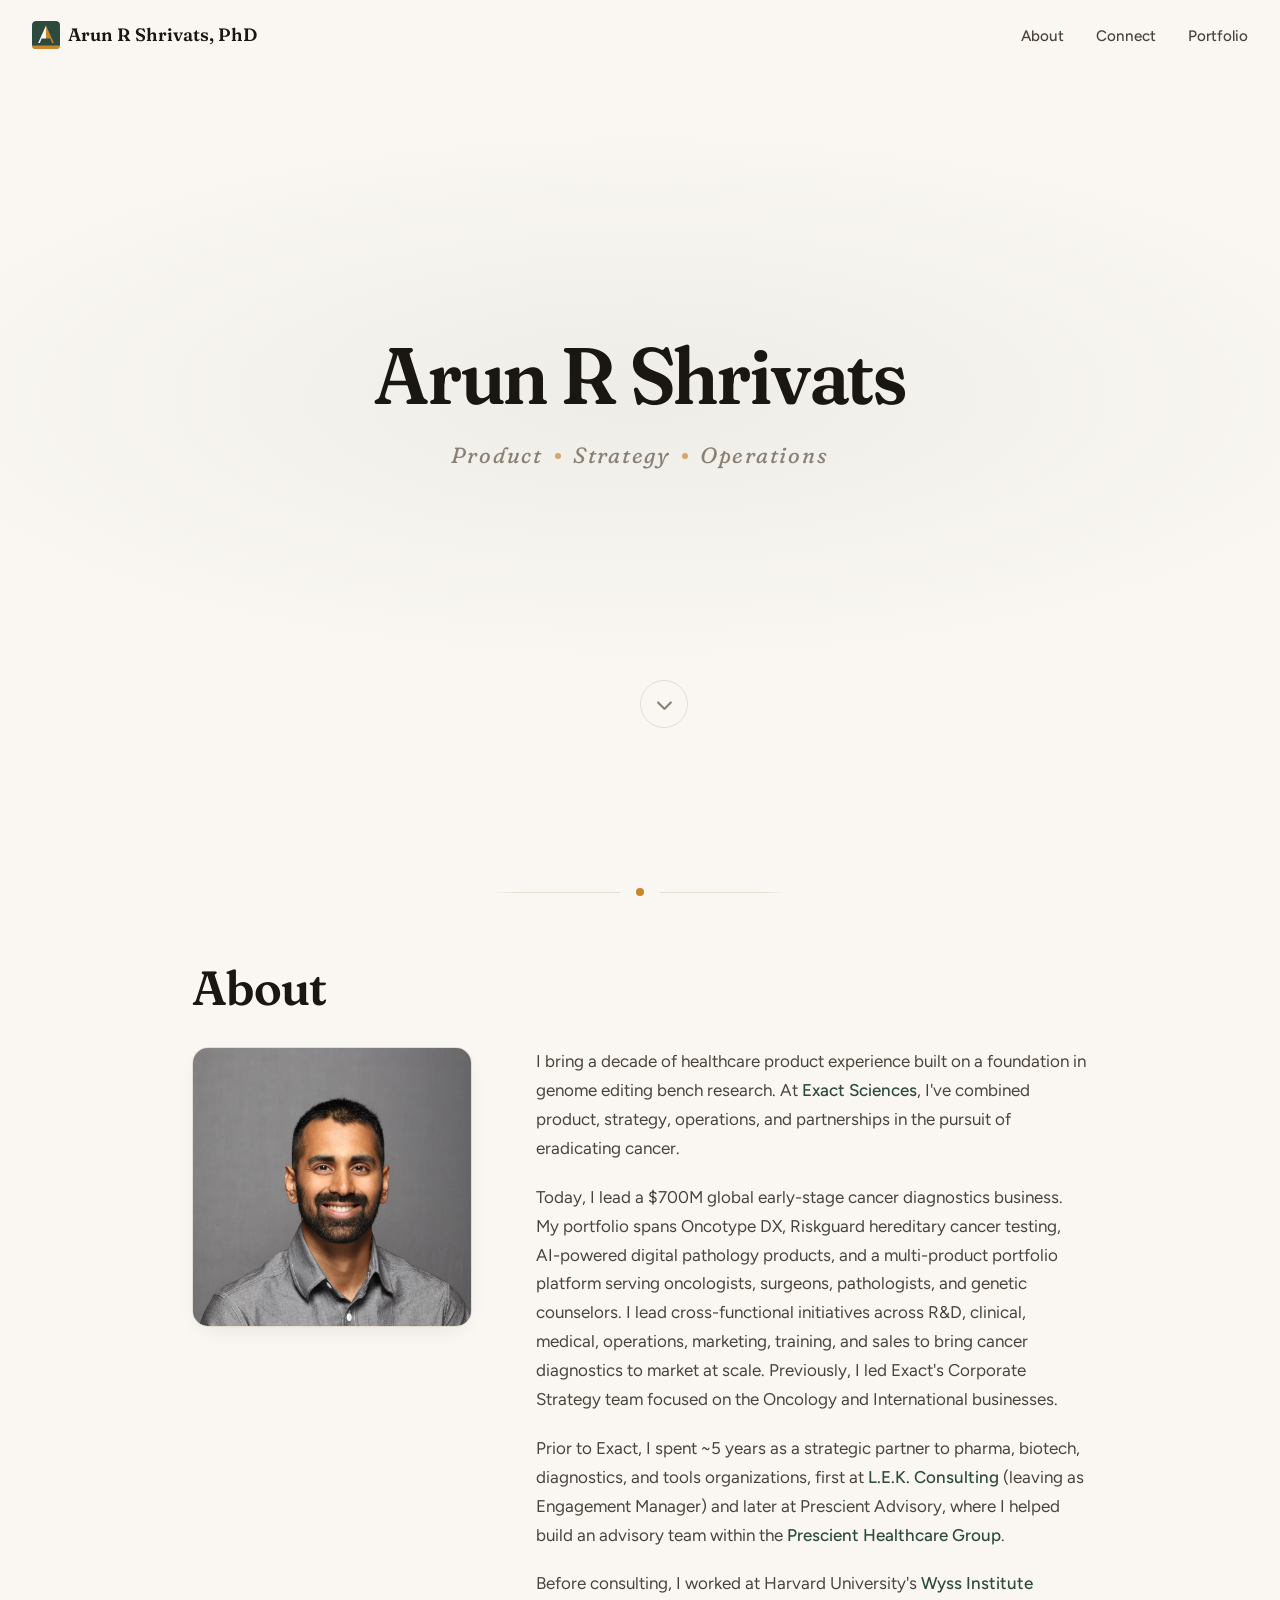
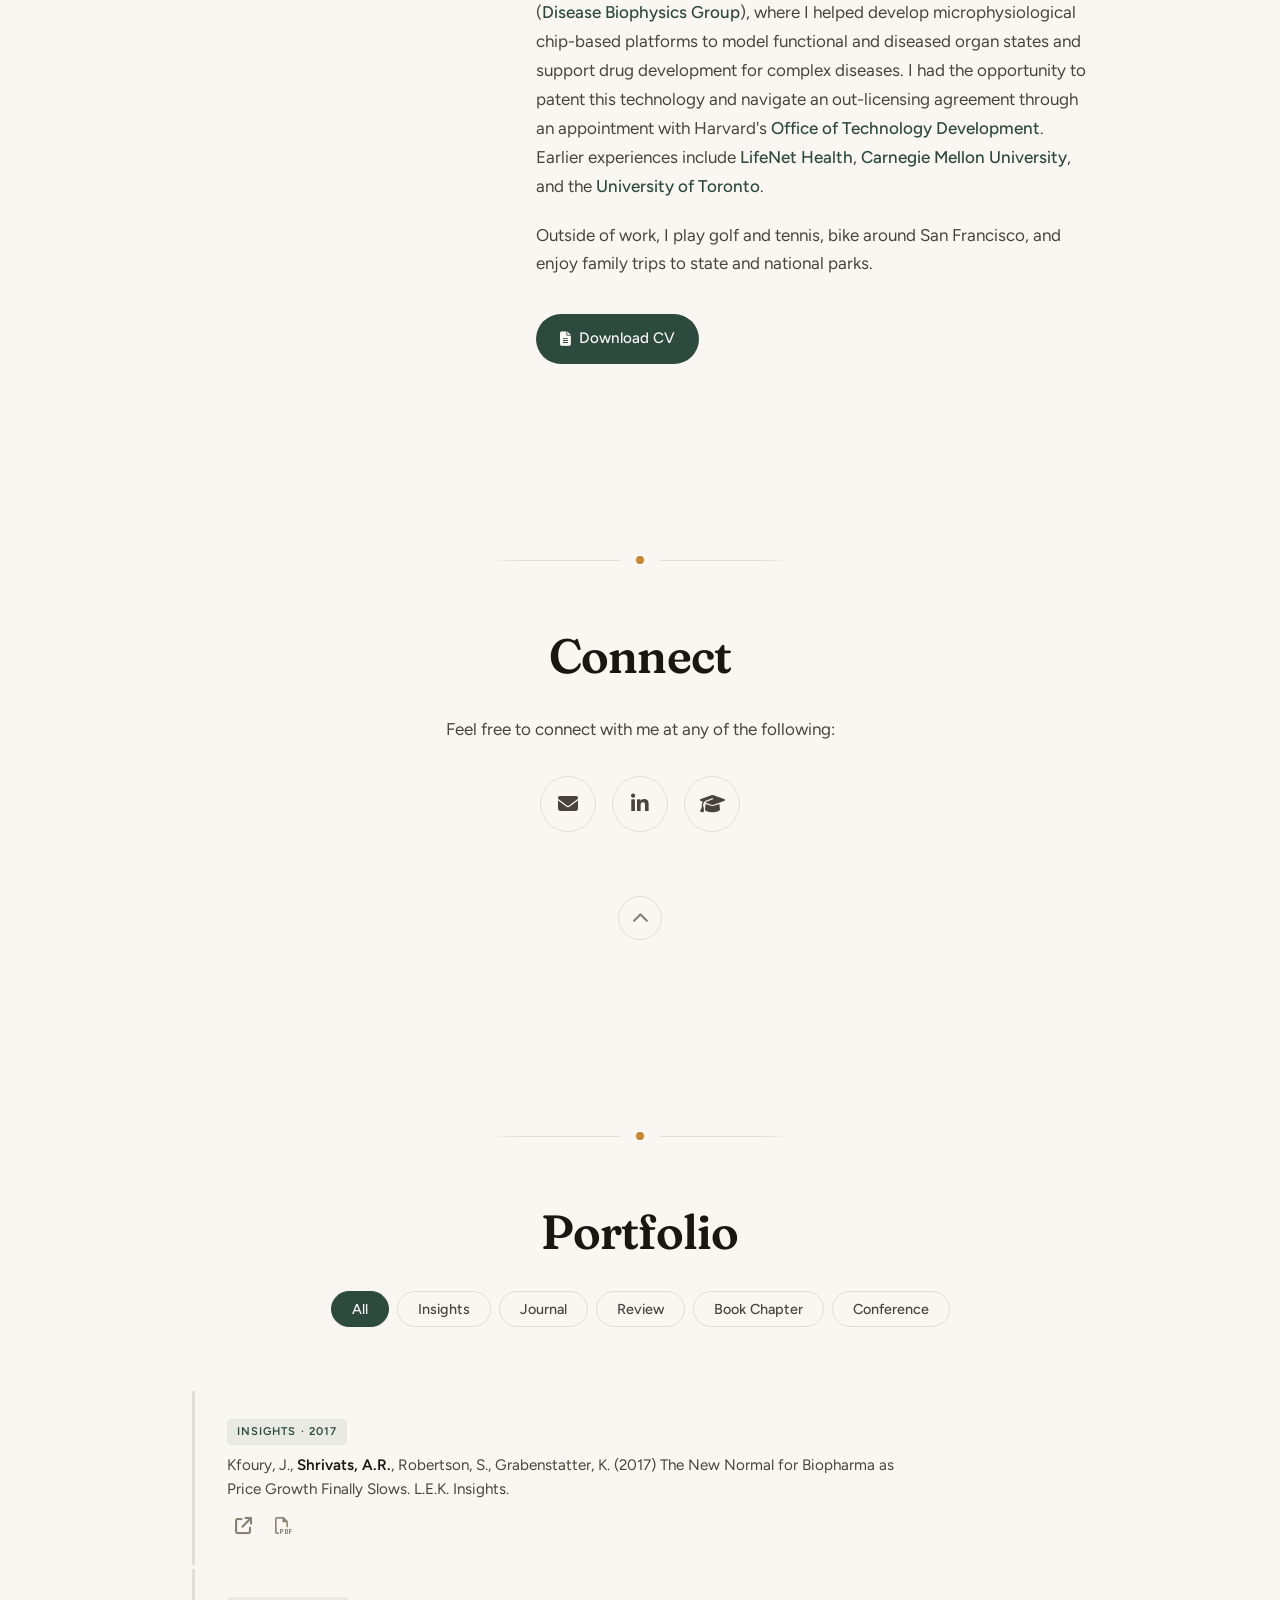
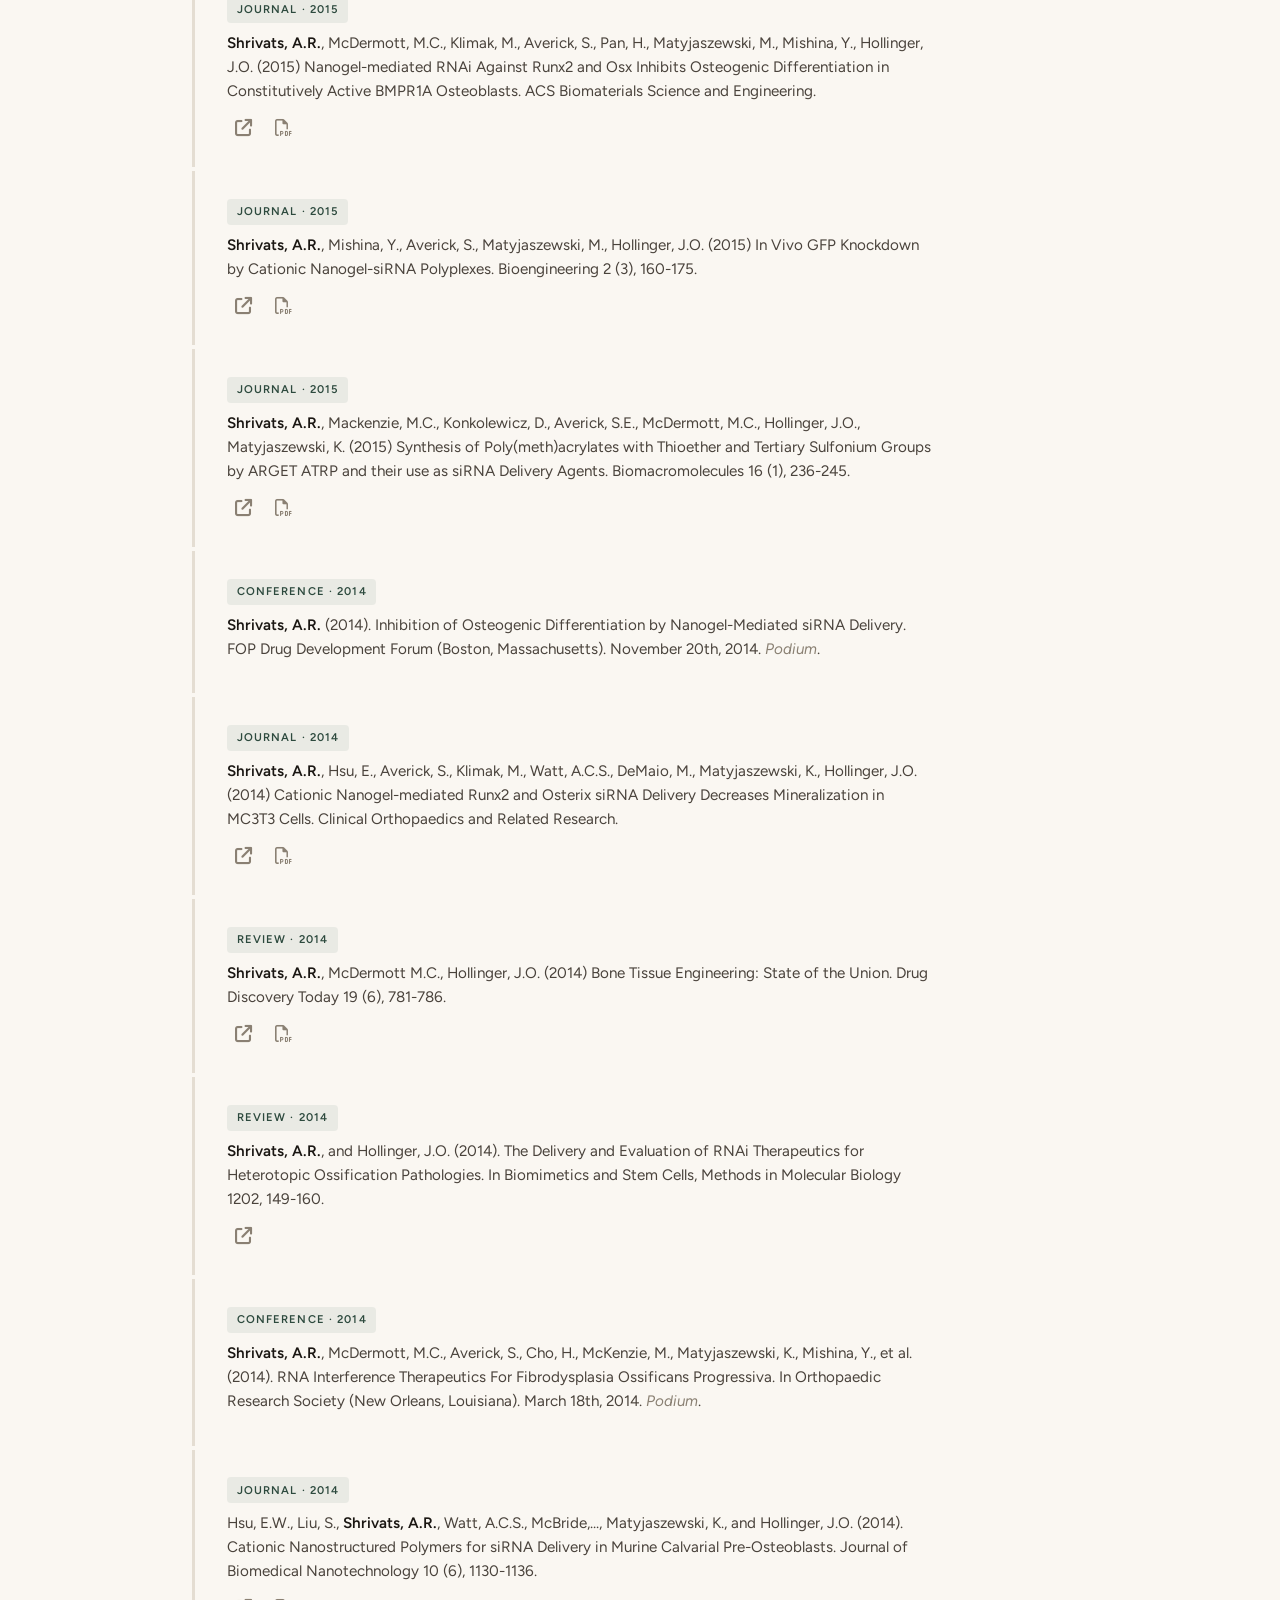
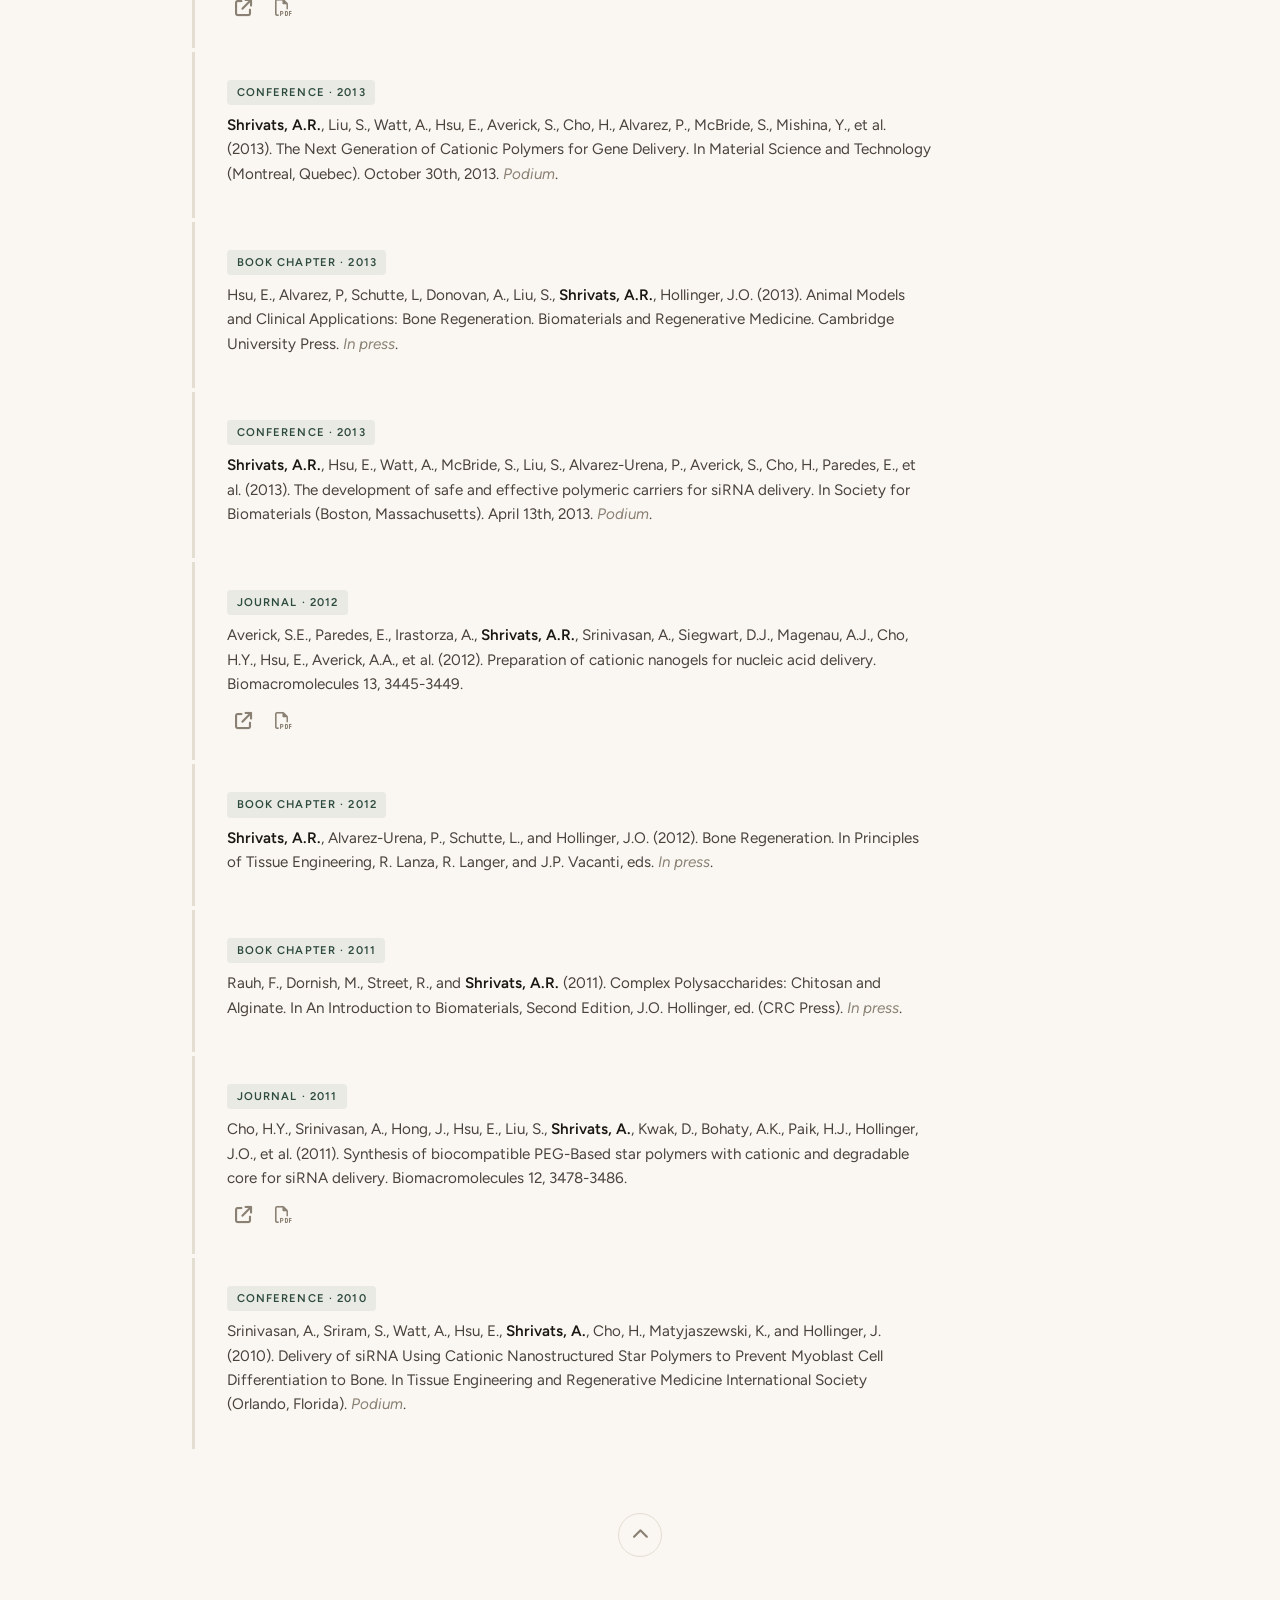
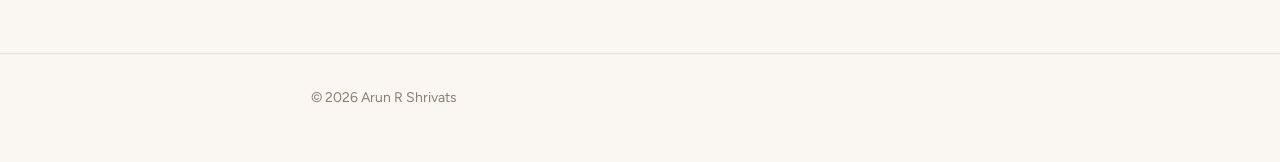
<file: index.html>
<!DOCTYPE html>
<html lang="en">

<head>
    <meta charset="utf-8">
    <meta name="viewport" content="width=device-width, initial-scale=1">
    <meta name="description" content="Arun R Shrivats — Engineer, Scientist, Strategist">
    <meta name="author" content="Arun R Shrivats">
    <meta name="keywords" content="Arun R Shrivats, Biomedical Engineering, Carnegie Mellon, CMU, Exact Sciences, Harvard, Wyss Institute">
    <meta name="google-site-verification" content="ACS8FS3uIZS845VQPuW9UyNc2YnIIG_Gxxw8VELh3TI">
    <link rel="icon" href="img/favicon.svg" type="image/svg+xml">

    <title>Arun R Shrivats</title>

    <!-- Fonts: Fraunces (editorial serif) + Figtree (friendly sans) -->
    <link rel="preconnect" href="https://fonts.googleapis.com">
    <link rel="preconnect" href="https://fonts.gstatic.com" crossorigin>
    <link href="https://fonts.googleapis.com/css2?family=Fraunces:ital,opsz,wght@0,9..144,300..900;1,9..144,300..900&family=Figtree:wght@300..900&display=swap" rel="stylesheet">

    <!-- Font Awesome 6 -->
    <link href="https://cdnjs.cloudflare.com/ajax/libs/font-awesome/6.5.1/css/all.min.css" rel="stylesheet">

    <!-- All styles inline — zero framework dependencies -->
    <style>
    /* ════════════════════════════════════════════════════════════════
       DESIGN TOKENS
       ════════════════════════════════════════════════════════════════ */
    :root {
        --cream:        #faf7f2;
        --paper:        #ffffff;
        --ink:          #1a1612;
        --ink-soft:     #4a433c;
        --stone:        #8a8073;
        --line:         #e4ddd2;
        --forest:       #2d4a3e;
        --forest-hover: #3a5f50;
        --ochre:        #c9872c;
        --ochre-soft:   #e8c988;

        --font-display: 'Fraunces', Georgia, serif;
        --font-body:    'Figtree', -apple-system, sans-serif;

        --space-xs:  0.5rem;
        --space-sm:  1rem;
        --space-md:  2rem;
        --space-lg:  4rem;
        --space-xl:  6rem;

        --content-max:  44rem;
        --content-wide: 56rem;
    }

    /* ════════════════════════════════════════════════════════════════
       RESET & BASE
       ════════════════════════════════════════════════════════════════ */
    * { margin: 0; padding: 0; box-sizing: border-box; }

    html {
        scroll-behavior: smooth;
        scroll-padding-top: 5rem;
        overflow-x: hidden;
    }

    body {
        font-family: var(--font-body);
        font-size: 1.0625rem;
        line-height: 1.7;
        color: var(--ink);
        background: var(--cream);
        -webkit-font-smoothing: antialiased;
        -moz-osx-font-smoothing: grayscale;
        overflow-x: hidden;
    }

    ::selection {
        background: var(--ochre-soft);
        color: var(--ink);
    }

    /* ════════════════════════════════════════════════════════════════
       TYPOGRAPHY
       ════════════════════════════════════════════════════════════════ */
    h1, h2, h3 {
        font-family: var(--font-display);
        font-weight: 600;
        line-height: 1.15;
        letter-spacing: -0.015em;
        font-variation-settings: 'SOFT' 50, 'WONK' 0;
    }

    h1 {
        font-size: clamp(2.75rem, 7vw, 5rem);
        font-variation-settings: 'SOFT' 70, 'WONK' 0;
    }

    h2 {
        font-size: clamp(2rem, 4.5vw, 3rem);
        margin-bottom: var(--space-md);
    }

    p {
        margin-bottom: 1.25rem;
        max-width: var(--content-max);
    }

    a {
        color: var(--forest);
        text-decoration: none;
        transition: color 0.2s ease;
    }

    a:hover { color: var(--forest-hover); }

    p a {
        position: relative;
        font-weight: 500;
    }

    p a::after {
        content: '';
        position: absolute;
        left: 0;
        bottom: -2px;
        width: 100%;
        height: 1px;
        background: var(--ochre);
        transform: scaleX(0);
        transform-origin: right;
        transition: transform 0.3s ease;
    }

    p a:hover::after {
        transform: scaleX(1);
        transform-origin: left;
    }

    /* ════════════════════════════════════════════════════════════════
       NAVIGATION
       ════════════════════════════════════════════════════════════════ */
    .nav {
        position: fixed;
        top: 0;
        left: 0;
        right: 0;
        z-index: 100;
        padding: 1.25rem var(--space-md);
        display: flex;
        align-items: center;
        justify-content: space-between;
        background: rgba(250, 247, 242, 0);
        backdrop-filter: blur(0px);
        -webkit-backdrop-filter: blur(0px);
        transition: background 0.3s ease, backdrop-filter 0.3s ease,
                    border-color 0.3s ease, padding 0.3s ease;
        border-bottom: 1px solid transparent;
    }

    .nav.scrolled {
        background: rgba(250, 247, 242, 0.85);
        backdrop-filter: blur(12px);
        -webkit-backdrop-filter: blur(12px);
        border-bottom-color: var(--line);
        padding: 0.875rem var(--space-md);
    }

    .nav-brand {
        font-family: var(--font-display);
        font-size: 1.125rem;
        font-weight: 600;
        color: var(--ink);
        font-variation-settings: 'SOFT' 40;
        display: inline-flex;
        align-items: center;
        gap: 0.5rem;
    }

    .nav-logo {
        border-radius: 4px;
    }

    .nav-links {
        display: flex;
        gap: 2rem;
        list-style: none;
    }

    .nav-links a {
        color: var(--ink-soft);
        font-size: 0.95rem;
        font-weight: 500;
        position: relative;
        padding: 0.25rem 0;
    }

    .nav-links a::after {
        content: '';
        position: absolute;
        left: 0;
        bottom: 0;
        width: 100%;
        height: 2px;
        background: var(--forest);
        transform: scaleX(0);
        transition: transform 0.25s ease;
    }

    .nav-links a:hover { color: var(--ink); }
    .nav-links a:hover::after { transform: scaleX(1); }

    .nav-toggle {
        display: none;
        background: none;
        border: none;
        font-size: 1.5rem;
        color: var(--ink);
        cursor: pointer;
        padding: 0.25rem;
        -webkit-tap-highlight-color: transparent;
    }

    @media (max-width: 720px) {
        .nav { padding: 1rem 1.25rem; }
        .nav.scrolled { padding: 0.75rem 1.25rem; }
        .nav-toggle { display: block; }
        .nav-links {
            position: fixed;
            top: 3.5rem;
            right: 1rem;
            flex-direction: column;
            gap: 0;
            background: var(--paper);
            border: 1px solid var(--line);
            border-radius: 12px;
            padding: 0.5rem;
            box-shadow: 0 12px 32px -8px rgba(26, 22, 18, 0.12);
            transform: scale(0.95);
            opacity: 0;
            pointer-events: none;
            transition: transform 0.2s ease, opacity 0.2s ease;
        }
        .nav-links.open {
            transform: scale(1);
            opacity: 1;
            pointer-events: auto;
        }
        .nav-links a {
            padding: 0.75rem 1.5rem;
            display: block;
        }
        .nav-links a::after { display: none; }
    }

    /* ════════════════════════════════════════════════════════════════
       HERO
       ════════════════════════════════════════════════════════════════ */
    .hero {
        min-height: 88vh;
        display: flex;
        flex-direction: column;
        align-items: center;
        justify-content: center;
        text-align: center;
        padding: var(--space-xl) var(--space-md) var(--space-lg);
        position: relative;
    }

    .hero::before {
        content: '';
        position: absolute;
        top: 10%;
        left: -20%;
        width: 140%;
        height: 80%;
        background: radial-gradient(ellipse at center,
            rgba(45, 74, 62, 0.06) 0%,
            rgba(45, 74, 62, 0) 60%);
        pointer-events: none;
        z-index: 0;
    }

    .hero {
        overflow: hidden;
    }

    .hero-content {
        position: relative;
        z-index: 1;
    }

    .hero h1 {
        margin-bottom: var(--space-sm);
        opacity: 0;
        transform: translateY(20px);
        animation: rise 0.9s 0.1s cubic-bezier(0.22, 1, 0.36, 1) forwards;
    }

    .hero-tagline {
        font-family: var(--font-display);
        font-style: italic;
        font-size: clamp(1rem, 2.2vw, 1.375rem);
        color: var(--stone);
        letter-spacing: 0.08em;
        font-weight: 400;
        font-variation-settings: 'SOFT' 100;
        display: inline-flex;
        align-items: center;
        gap: 0.75rem;
        flex-wrap: wrap;
        justify-content: center;
        opacity: 0;
        transform: translateY(20px);
        animation: rise 0.9s 0.3s cubic-bezier(0.22, 1, 0.36, 1) forwards;
    }

    .hero-tagline .sep {
        display: inline-block;
        width: 6px;
        height: 6px;
        border-radius: 50%;
        background: var(--ochre);
        opacity: 0.7;
    }

    .hero-scroll {
        position: absolute;
        bottom: var(--space-lg);
        left: 50%;
        transform: translateX(-50%);
        width: 48px;
        height: 48px;
        border-radius: 50%;
        border: 1.5px solid var(--line);
        display: flex;
        align-items: center;
        justify-content: center;
        color: var(--stone);
        opacity: 0;
        animation: rise 0.9s 0.6s cubic-bezier(0.22, 1, 0.36, 1) forwards,
                   float 2.4s 1.5s ease-in-out infinite;
        transition: border-color 0.2s ease, color 0.2s ease, background 0.2s ease;
    }

    .hero-scroll:hover {
        border-color: var(--forest);
        color: var(--forest);
        background: var(--paper);
    }

    @keyframes rise {
        to { opacity: 1; transform: translateY(0); }
    }

    @keyframes float {
        0%, 100% { transform: translateX(-50%) translateY(0); }
        50%      { transform: translateX(-50%) translateY(6px); }
    }

    /* ════════════════════════════════════════════════════════════════
       SECTIONS
       ════════════════════════════════════════════════════════════════ */
    .section {
        padding: var(--space-xl) var(--space-md);
    }

    .container {
        max-width: var(--content-wide);
        margin: 0 auto;
    }

    .section-divider {
        display: flex;
        align-items: center;
        justify-content: center;
        margin-bottom: var(--space-lg);
        gap: 1rem;
    }

    .section-divider::before,
    .section-divider::after {
        content: '';
        flex: 1;
        height: 1px;
        background: linear-gradient(to var(--dir, right),
            transparent, var(--line) 20%, var(--line));
        max-width: 8rem;
    }

    .section-divider::before { --dir: right; }
    .section-divider::after  { --dir: left; }

    .section-divider .dot {
        width: 8px;
        height: 8px;
        border-radius: 50%;
        background: var(--ochre);
    }

    /* Reveal on scroll */
    .reveal {
        opacity: 0;
        transform: translateY(24px);
        transition: opacity 0.7s ease, transform 0.7s cubic-bezier(0.22, 1, 0.36, 1);
    }

    .reveal.visible {
        opacity: 1;
        transform: translateY(0);
    }

    /* ════════════════════════════════════════════════════════════════
       ABOUT
       ════════════════════════════════════════════════════════════════ */
    .about-grid {
        display: grid;
        grid-template-columns: minmax(200px, 280px) 1fr;
        gap: var(--space-lg);
        align-items: start;
        margin-top: var(--space-md);
    }

    .about-photo {
        position: sticky;
        top: 7rem;
    }

    .about-photo img {
        width: 100%;
        height: auto;
        border-radius: 16px;
        border: 1px solid var(--line);
        box-shadow: 0 8px 24px -12px rgba(26, 22, 18, 0.15);
    }

    .about-text p {
        color: var(--ink-soft);
    }

    .cv-link {
        display: inline-flex;
        align-items: center;
        gap: 0.5rem;
        padding: 0.75rem 1.5rem;
        margin-top: var(--space-sm);
        background: var(--forest);
        color: var(--cream);
        font-weight: 500;
        font-size: 0.95rem;
        border-radius: 100px;
        transition: background 0.2s ease, transform 0.15s ease;
    }

    .cv-link:hover {
        background: var(--forest-hover);
        color: var(--cream);
        transform: translateY(-2px);
    }

    .cv-link i { font-size: 0.9rem; }

    @media (max-width: 840px) {
        .about-grid {
            grid-template-columns: 1fr;
            gap: var(--space-md);
        }
        .about-photo {
            position: static;
            max-width: 220px;
            margin: 0 auto;
        }
        .about-text {
            display: flex;
            flex-direction: column;
            align-items: center;
        }
    }

    /* ════════════════════════════════════════════════════════════════
       PORTFOLIO — FILTER PILLS
       ════════════════════════════════════════════════════════════════ */
    .filter-pills {
        display: flex;
        flex-wrap: wrap;
        justify-content: center;
        gap: 0.5rem;
        margin-bottom: var(--space-lg);
    }

    .filter-pill {
        padding: 0.5rem 1.25rem;
        background: transparent;
        border: 1.5px solid var(--line);
        border-radius: 100px;
        font-family: var(--font-body);
        font-size: 0.9rem;
        font-weight: 500;
        color: var(--ink-soft);
        cursor: pointer;
        transition: all 0.2s ease;
        -webkit-tap-highlight-color: transparent;
    }

    .filter-pill:hover {
        border-color: var(--forest);
        color: var(--forest);
    }

    .filter-pill.active {
        background: var(--forest);
        border-color: var(--forest);
        color: var(--cream);
    }

    /* ════════════════════════════════════════════════════════════════
       PORTFOLIO — PUBLICATION LIST
       ════════════════════════════════════════════════════════════════ */
    .pub-list {
        list-style: none;
        display: flex;
        flex-direction: column;
        gap: 0.25rem;
    }

    .pub-item {
        position: relative;
        padding: 1.5rem 1.5rem 1.5rem 2rem;
        border-left: 3px solid var(--line);
        background: transparent;
        border-radius: 0 8px 8px 0;
        transition: border-color 0.25s ease, background 0.25s ease,
                    opacity 0.3s ease, transform 0.3s ease,
                    max-height 0.3s ease, padding 0.3s ease, margin 0.3s ease;
        max-height: 500px;
        overflow: hidden;
    }

    .pub-item:hover {
        border-left-color: var(--ochre);
        background: var(--paper);
    }

    .pub-item.hidden {
        opacity: 0;
        max-height: 0;
        padding-top: 0;
        padding-bottom: 0;
        margin: 0;
        transform: translateX(-8px);
        border-left-width: 0;
    }

    .pub-type {
        display: inline-block;
        font-size: 0.7rem;
        font-weight: 600;
        text-transform: uppercase;
        letter-spacing: 0.1em;
        color: var(--forest);
        margin-bottom: 0.5rem;
        padding: 0.2rem 0.6rem;
        background: rgba(45, 74, 62, 0.08);
        border-radius: 4px;
    }

    .pub-citation {
        font-size: 0.95rem;
        line-height: 1.6;
        color: var(--ink-soft);
        margin-bottom: 0.5rem;
    }

    .pub-citation b {
        color: var(--ink);
        font-weight: 600;
    }

    .pub-citation em {
        color: var(--stone);
    }

    .pub-links {
        display: flex;
        gap: 0.5rem;
    }

    .pub-links a {
        display: inline-flex;
        align-items: center;
        justify-content: center;
        width: 32px;
        height: 32px;
        border-radius: 6px;
        color: var(--stone);
        background: transparent;
        transition: all 0.2s ease;
    }

    .pub-links a:hover {
        background: var(--forest);
        color: var(--cream);
        transform: translateY(-2px);
    }

    @media (max-width: 720px) {
        .pub-item {
            padding: 1.25rem 1rem 1.25rem 1.25rem;
        }
    }

    /* ════════════════════════════════════════════════════════════════
       CONNECT
       ════════════════════════════════════════════════════════════════ */
    .connect { text-align: center; }

    .connect-intro {
        color: var(--ink-soft);
        margin: 0 auto var(--space-md);
    }

    .social-icons {
        display: flex;
        justify-content: center;
        gap: 1rem;
        margin-bottom: var(--space-lg);
    }

    .social-icons a {
        display: flex;
        align-items: center;
        justify-content: center;
        width: 56px;
        height: 56px;
        border-radius: 50%;
        border: 1.5px solid var(--line);
        color: var(--ink-soft);
        font-size: 1.25rem;
        transition: all 0.25s cubic-bezier(0.22, 1, 0.36, 1);
    }

    .social-icons a:hover {
        background: var(--forest);
        border-color: var(--forest);
        color: var(--cream);
        transform: translateY(-4px) scale(1.05);
    }

    .back-top {
        display: inline-flex;
        align-items: center;
        justify-content: center;
        width: 44px;
        height: 44px;
        border-radius: 50%;
        border: 1.5px solid var(--line);
        color: var(--stone);
        transition: all 0.2s ease;
    }

    .back-top:hover {
        border-color: var(--ochre);
        color: var(--ochre);
        background: var(--paper);
    }

    /* ════════════════════════════════════════════════════════════════
       FOOTER
       ════════════════════════════════════════════════════════════════ */
    footer {
        text-align: center;
        padding: var(--space-md);
        border-top: 1px solid var(--line);
        font-size: 0.875rem;
        color: var(--stone);
    }

    /* ════════════════════════════════════════════════════════════════
       RESPONSIVE
       ════════════════════════════════════════════════════════════════ */
    @media (max-width: 720px) {
        .section { padding: var(--space-lg) 1.25rem; }
        .hero { min-height: 78vh; padding-top: 6rem; }
        .hero-scroll { bottom: var(--space-md); }
    }

    @media (prefers-reduced-motion: reduce) {
        *, *::before, *::after {
            animation-duration: 0.01ms !important;
            animation-iteration-count: 1 !important;
            transition-duration: 0.01ms !important;
        }
        .reveal { opacity: 1; transform: none; }
        html { scroll-behavior: auto; }
    }
    </style>
</head>

<body id="top">

    <!-- ═══════════════════════════════════════════════════════════════
         NAVIGATION
         ═══════════════════════════════════════════════════════════════ -->
    <nav class="nav" id="nav">
        <a href="#top" class="nav-brand">
            <img src="img/favicon.svg" alt="" class="nav-logo" width="28" height="28">
            Arun R Shrivats, PhD
        </a>
        <button class="nav-toggle" id="navToggle" aria-label="Toggle navigation">
            <i class="fa-solid fa-bars"></i>
        </button>
        <ul class="nav-links" id="navLinks">
            <li><a href="#about">About</a></li>
            <li><a href="#connect">Connect</a></li>
            <li><a href="#portfolio">Portfolio</a></li>
        </ul>
    </nav>

    <!-- ═══════════════════════════════════════════════════════════════
         HERO
         ═══════════════════════════════════════════════════════════════ -->
    <header class="hero">
        <div class="hero-content">
            <h1>Arun R Shrivats</h1>
            <p class="hero-tagline">
                <span>Product</span>
                <span class="sep"></span>
                <span>Strategy</span>
                <span class="sep"></span>
                <span>Operations</span>
            </p>
        </div>
        <a href="#about" class="hero-scroll" aria-label="Scroll to about">
            <i class="fa-solid fa-chevron-down"></i>
        </a>
    </header>

    <!-- ═══════════════════════════════════════════════════════════════
         ABOUT
         ═══════════════════════════════════════════════════════════════ -->
    <section id="about" class="section">
        <div class="container">
            <div class="section-divider reveal"><span class="dot"></span></div>
            <h2 class="reveal">About</h2>

            <div class="about-grid">
                <div class="about-photo reveal">
                    <img src="img/2025_08_ArunRShrivats.jpeg" alt="Arun R. Shrivats">
                </div>

                <div class="about-text reveal">
                    <p>I bring a decade of healthcare product experience built on a foundation in genome editing bench research. At <a href="https://www.exactsciences.com/" target="_blank" rel="noopener">Exact Sciences</a>, I've combined product, strategy, operations, and partnerships in the pursuit of eradicating cancer.</p>

                    <p>Today, I lead a $700M global early-stage cancer diagnostics business. My portfolio spans Oncotype DX, Riskguard hereditary cancer testing, AI-powered digital pathology products, and a multi-product portfolio platform serving oncologists, surgeons, pathologists, and genetic counselors. I lead cross-functional initiatives across R&D, clinical, medical, operations, marketing, training, and sales to bring cancer diagnostics to market at scale. Previously, I led Exact's Corporate Strategy team focused on the Oncology and International businesses.</p>

                    <p>Prior to Exact, I spent ~5 years as a strategic partner to pharma, biotech, diagnostics, and tools organizations, first at <a href="https://www.lek.com/" target="_blank" rel="noopener">L.E.K. Consulting</a> (leaving as Engagement Manager) and later at Prescient Advisory, where I helped build an advisory team within the <a href="https://prescienthg.com/" target="_blank" rel="noopener">Prescient Healthcare Group</a>.</p>

                    <p>Before consulting, I worked at Harvard University's <a href="https://wyss.harvard.edu/" target="_blank" rel="noopener">Wyss Institute</a> (<a href="https://diseasebiophysics.seas.harvard.edu/" target="_blank" rel="noopener">Disease Biophysics Group</a>), where I helped develop microphysiological chip-based platforms to model functional and diseased organ states and support drug development for complex diseases. I had the opportunity to patent this technology and navigate an out-licensing agreement through an appointment with Harvard's <a href="https://otd.harvard.edu/" target="_blank" rel="noopener">Office of Technology Development</a>. Earlier experiences include <a href="https://www.lifenethealth.org/" target="_blank" rel="noopener">LifeNet Health</a>, <a href="https://www.cmu.edu/bme/" target="_blank" rel="noopener">Carnegie Mellon University</a>, and the <a href="https://engsci.utoronto.ca/" target="_blank" rel="noopener">University of Toronto</a>.</p>

                    <p>Outside of work, I play golf and tennis, bike around San Francisco, and enjoy family trips to state and national parks.</p>

                    <a href="../files/ArunRShrivats_cv.pdf" target="_blank" rel="noopener" class="cv-link">
                        <i class="fa-solid fa-file-lines"></i>
                        <span>Download CV</span>
                    </a>
                </div>
            </div>
        </div>
    </section>

    <!-- ═══════════════════════════════════════════════════════════════
         CONNECT
         ═══════════════════════════════════════════════════════════════ -->
    <section id="connect" class="section connect">
        <div class="container">
            <div class="section-divider reveal"><span class="dot"></span></div>
            <h2 class="reveal">Connect</h2>
            <p class="connect-intro reveal">Feel free to connect with me at any of the following:</p>

            <div class="social-icons reveal">
                <a href="mailto:arun@shrivats.com" aria-label="Email"><i class="fa-solid fa-envelope"></i></a>
                <a href="https://www.linkedin.com/in/arunrshrivats" target="_blank" rel="noopener" aria-label="LinkedIn"><i class="fa-brands fa-linkedin-in"></i></a>
                <a href="https://scholar.google.ca/citations?user=JeaoOkMAAAAJ" target="_blank" rel="noopener" aria-label="Google Scholar"><i class="fa-solid fa-graduation-cap"></i></a>
            </div>

            <a href="#top" class="back-top reveal" aria-label="Back to top">
                <i class="fa-solid fa-chevron-up"></i>
            </a>
        </div>
    </section>

    <!-- ═══════════════════════════════════════════════════════════════
         PORTFOLIO
         ═══════════════════════════════════════════════════════════════ -->
    <section id="portfolio" class="section">
        <div class="container">
            <div class="section-divider reveal"><span class="dot"></span></div>
            <h2 class="reveal" style="text-align:center">Portfolio</h2>

            <div class="filter-pills reveal">
                <button class="filter-pill active" data-filter="all">All</button>
                <button class="filter-pill" data-filter="insights">Insights</button>
                <button class="filter-pill" data-filter="journal">Journal</button>
                <button class="filter-pill" data-filter="review">Review</button>
                <button class="filter-pill" data-filter="chapter">Book Chapter</button>
                <button class="filter-pill" data-filter="conference">Conference</button>
            </div>

            <ul class="pub-list reveal">

                <li class="pub-item" data-type="insights">
                    <span class="pub-type">Insights · 2017</span>
                    <p class="pub-citation">Kfoury, J., <b>Shrivats, A.R.</b>, Robertson, S., Grabenstatter, K. (2017) The New Normal for Biopharma as Price Growth Finally Slows. L.E.K. Insights.</p>
                    <div class="pub-links">
                        <a href="https://www.lek.com/insights/new-normal-biopharma-price-growth-finally-slows" target="_blank" rel="noopener" aria-label="View article"><i class="fa-solid fa-arrow-up-right-from-square"></i></a>
                        <a href="../files/2017_LEK_Biopharma_Drug_Pricing_Growth.pdf" target="_blank" rel="noopener" aria-label="Download PDF"><i class="fa-regular fa-file-pdf"></i></a>
                    </div>
                </li>

                <li class="pub-item" data-type="journal">
                    <span class="pub-type">Journal · 2015</span>
                    <p class="pub-citation"><b>Shrivats, A.R.</b>, McDermott, M.C., Klimak, M., Averick, S., Pan, H., Matyjaszewski, M., Mishina, Y., Hollinger, J.O. (2015) Nanogel-mediated RNAi Against Runx2 and Osx Inhibits Osteogenic Differentiation in Constitutively Active BMPR1A Osteoblasts. ACS Biomaterials Science and Engineering.</p>
                    <div class="pub-links">
                        <a href="https://pubs.acs.org/doi/abs/10.1021/acsbiomaterials.5b00294" target="_blank" rel="noopener" aria-label="View article"><i class="fa-solid fa-arrow-up-right-from-square"></i></a>
                        <a href="../files/2015_Shrivats_ACS Biomaterials Science and Engineering.pdf" target="_blank" rel="noopener" aria-label="Download PDF"><i class="fa-regular fa-file-pdf"></i></a>
                    </div>
                </li>

                <li class="pub-item" data-type="journal">
                    <span class="pub-type">Journal · 2015</span>
                    <p class="pub-citation"><b>Shrivats, A.R.</b>, Mishina, Y., Averick, S., Matyjaszewski, M., Hollinger, J.O. (2015) In Vivo GFP Knockdown by Cationic Nanogel-siRNA Polyplexes. Bioengineering 2 (3), 160-175.</p>
                    <div class="pub-links">
                        <a href="https://www.mdpi.com/2306-5354/2/3/160/htm" target="_blank" rel="noopener" aria-label="View article"><i class="fa-solid fa-arrow-up-right-from-square"></i></a>
                        <a href="../files/2015_Shrivats_Bioengineering.pdf" target="_blank" rel="noopener" aria-label="Download PDF"><i class="fa-regular fa-file-pdf"></i></a>
                    </div>
                </li>

                <li class="pub-item" data-type="journal">
                    <span class="pub-type">Journal · 2015</span>
                    <p class="pub-citation"><b>Shrivats, A.R.</b>, Mackenzie, M.C., Konkolewicz, D., Averick, S.E., McDermott, M.C., Hollinger, J.O., Matyjaszewski, K. (2015) Synthesis of Poly(meth)acrylates with Thioether and Tertiary Sulfonium Groups by ARGET ATRP and their use as siRNA Delivery Agents. Biomacromolecules 16 (1), 236-245.</p>
                    <div class="pub-links">
                        <a href="https://pubs.acs.org/doi/abs/10.1021/bm501449a" target="_blank" rel="noopener" aria-label="View article"><i class="fa-solid fa-arrow-up-right-from-square"></i></a>
                        <a href="../files/2015_Shrivats_Biomacromolecules.pdf" target="_blank" rel="noopener" aria-label="Download PDF"><i class="fa-regular fa-file-pdf"></i></a>
                    </div>
                </li>

                <li class="pub-item" data-type="conference">
                    <span class="pub-type">Conference · 2014</span>
                    <p class="pub-citation"><b>Shrivats, A.R.</b> (2014). Inhibition of Osteogenic Differentiation by Nanogel-Mediated siRNA Delivery. FOP Drug Development Forum (Boston, Massachusetts). November 20th, 2014. <em>Podium</em>.</p>
                </li>

                <li class="pub-item" data-type="journal">
                    <span class="pub-type">Journal · 2014</span>
                    <p class="pub-citation"><b>Shrivats, A.R.</b>, Hsu, E., Averick, S., Klimak, M., Watt, A.C.S., DeMaio, M., Matyjaszewski, K., Hollinger, J.O. (2014) Cationic Nanogel-mediated Runx2 and Osterix siRNA Delivery Decreases Mineralization in MC3T3 Cells. Clinical Orthopaedics and Related Research.</p>
                    <div class="pub-links">
                        <a href="https://link.springer.com/article/10.1007/s11999-014-4073-0" target="_blank" rel="noopener" aria-label="View article"><i class="fa-solid fa-arrow-up-right-from-square"></i></a>
                        <a href="../files/2014_Shrivats_CORR.pdf" target="_blank" rel="noopener" aria-label="Download PDF"><i class="fa-regular fa-file-pdf"></i></a>
                    </div>
                </li>

                <li class="pub-item" data-type="review">
                    <span class="pub-type">Review · 2014</span>
                    <p class="pub-citation"><b>Shrivats, A.R.</b>, McDermott M.C., Hollinger, J.O. (2014) Bone Tissue Engineering: State of the Union. Drug Discovery Today 19 (6), 781-786.</p>
                    <div class="pub-links">
                        <a href="https://www.sciencedirect.com/science/article/pii/S1359644614001354" target="_blank" rel="noopener" aria-label="View article"><i class="fa-solid fa-arrow-up-right-from-square"></i></a>
                        <a href="../files/2014_Shrivats_Drug Discovery Today.pdf" target="_blank" rel="noopener" aria-label="Download PDF"><i class="fa-regular fa-file-pdf"></i></a>
                    </div>
                </li>

                <li class="pub-item" data-type="review">
                    <span class="pub-type">Review · 2014</span>
                    <p class="pub-citation"><b>Shrivats, A.R.</b>, and Hollinger, J.O. (2014). The Delivery and Evaluation of RNAi Therapeutics for Heterotopic Ossification Pathologies. In Biomimetics and Stem Cells, Methods in Molecular Biology 1202, 149-160.</p>
                    <div class="pub-links">
                        <a href="https://link.springer.com/protocol/10.1007/7651_2013_34" target="_blank" rel="noopener" aria-label="View article"><i class="fa-solid fa-arrow-up-right-from-square"></i></a>
                    </div>
                </li>

                <li class="pub-item" data-type="conference">
                    <span class="pub-type">Conference · 2014</span>
                    <p class="pub-citation"><b>Shrivats, A.R.</b>, McDermott, M.C., Averick, S., Cho, H., McKenzie, M., Matyjaszewski, K., Mishina, Y., et al. (2014). RNA Interference Therapeutics For Fibrodysplasia Ossificans Progressiva. In Orthopaedic Research Society (New Orleans, Louisiana). March 18th, 2014. <em>Podium</em>.</p>
                </li>

                <li class="pub-item" data-type="journal">
                    <span class="pub-type">Journal · 2014</span>
                    <p class="pub-citation">Hsu, E.W., Liu, S., <b>Shrivats, A.R.</b>, Watt, A.C.S., McBride,..., Matyjaszewski, K., and Hollinger, J.O. (2014). Cationic Nanostructured Polymers for siRNA Delivery in Murine Calvarial Pre-Osteoblasts. Journal of Biomedical Nanotechnology 10 (6), 1130-1136.</p>
                    <div class="pub-links">
                        <a href="https://www.ingentaconnect.com/content/asp/jbn/2014/00000010/00000006/art00022" target="_blank" rel="noopener" aria-label="View article"><i class="fa-solid fa-arrow-up-right-from-square"></i></a>
                        <a href="../files/2014_Hsu_Journal of Biomedical Nanotechnology.pdf" target="_blank" rel="noopener" aria-label="Download PDF"><i class="fa-regular fa-file-pdf"></i></a>
                    </div>
                </li>

                <li class="pub-item" data-type="conference">
                    <span class="pub-type">Conference · 2013</span>
                    <p class="pub-citation"><b>Shrivats, A.R.</b>, Liu, S., Watt, A., Hsu, E., Averick, S., Cho, H., Alvarez, P., McBride, S., Mishina, Y., et al. (2013). The Next Generation of Cationic Polymers for Gene Delivery. In Material Science and Technology (Montreal, Quebec). October 30th, 2013. <em>Podium</em>.</p>
                </li>

                <li class="pub-item" data-type="chapter">
                    <span class="pub-type">Book Chapter · 2013</span>
                    <p class="pub-citation">Hsu, E., Alvarez, P, Schutte, L, Donovan, A., Liu, S., <b>Shrivats, A.R.</b>, Hollinger, J.O. (2013). Animal Models and Clinical Applications: Bone Regeneration. Biomaterials and Regenerative Medicine. Cambridge University Press. <em>In press</em>.</p>
                </li>

                <li class="pub-item" data-type="conference">
                    <span class="pub-type">Conference · 2013</span>
                    <p class="pub-citation"><b>Shrivats, A.R.</b>, Hsu, E., Watt, A., McBride, S., Liu, S., Alvarez-Urena, P., Averick, S., Cho, H., Paredes, E., et al. (2013). The development of safe and effective polymeric carriers for siRNA delivery. In Society for Biomaterials (Boston, Massachusetts). April 13th, 2013. <em>Podium</em>.</p>
                </li>

                <li class="pub-item" data-type="journal">
                    <span class="pub-type">Journal · 2012</span>
                    <p class="pub-citation">Averick, S.E., Paredes, E., Irastorza, A., <b>Shrivats, A.R.</b>, Srinivasan, A., Siegwart, D.J., Magenau, A.J., Cho, H.Y., Hsu, E., Averick, A.A., et al. (2012). Preparation of cationic nanogels for nucleic acid delivery. Biomacromolecules 13, 3445-3449.</p>
                    <div class="pub-links">
                        <a href="https://pubs.acs.org/doi/abs/10.1021/bm301166s" target="_blank" rel="noopener" aria-label="View article"><i class="fa-solid fa-arrow-up-right-from-square"></i></a>
                        <a href="../files/2012_Averick_Biomacromolecules.pdf" target="_blank" rel="noopener" aria-label="Download PDF"><i class="fa-regular fa-file-pdf"></i></a>
                    </div>
                </li>

                <li class="pub-item" data-type="chapter">
                    <span class="pub-type">Book Chapter · 2012</span>
                    <p class="pub-citation"><b>Shrivats, A.R.</b>, Alvarez-Urena, P., Schutte, L., and Hollinger, J.O. (2012). Bone Regeneration. In Principles of Tissue Engineering, R. Lanza, R. Langer, and J.P. Vacanti, eds. <em>In press</em>.</p>
                </li>

                <li class="pub-item" data-type="chapter">
                    <span class="pub-type">Book Chapter · 2011</span>
                    <p class="pub-citation">Rauh, F., Dornish, M., Street, R., and <b>Shrivats, A.R.</b> (2011). Complex Polysaccharides: Chitosan and Alginate. In An Introduction to Biomaterials, Second Edition, J.O. Hollinger, ed. (CRC Press). <em>In press</em>.</p>
                </li>

                <li class="pub-item" data-type="journal">
                    <span class="pub-type">Journal · 2011</span>
                    <p class="pub-citation">Cho, H.Y., Srinivasan, A., Hong, J., Hsu, E., Liu, S., <b>Shrivats, A.</b>, Kwak, D., Bohaty, A.K., Paik, H.J., Hollinger, J.O., et al. (2011). Synthesis of biocompatible PEG-Based star polymers with cationic and degradable core for siRNA delivery. Biomacromolecules 12, 3478-3486.</p>
                    <div class="pub-links">
                        <a href="https://pubs.acs.org/doi/abs/10.1021/bm2006455" target="_blank" rel="noopener" aria-label="View article"><i class="fa-solid fa-arrow-up-right-from-square"></i></a>
                        <a href="../files/2011_Cho_Biomacromolecules.pdf" target="_blank" rel="noopener" aria-label="Download PDF"><i class="fa-regular fa-file-pdf"></i></a>
                    </div>
                </li>

                <li class="pub-item" data-type="conference">
                    <span class="pub-type">Conference · 2010</span>
                    <p class="pub-citation">Srinivasan, A., Sriram, S., Watt, A., Hsu, E., <b>Shrivats, A.</b>, Cho, H., Matyjaszewski, K., and Hollinger, J. (2010). Delivery of siRNA Using Cationic Nanostructured Star Polymers to Prevent Myoblast Cell Differentiation to Bone. In Tissue Engineering and Regenerative Medicine International Society (Orlando, Florida). <em>Podium</em>.</p>
                </li>

            </ul>

            <div style="text-align:center; margin-top:var(--space-lg)">
                <a href="#top" class="back-top reveal" aria-label="Back to top">
                    <i class="fa-solid fa-chevron-up"></i>
                </a>
            </div>
        </div>
    </section>

    <!-- ═══════════════════════════════════════════════════════════════
         FOOTER
         ═══════════════════════════════════════════════════════════════ -->
    <footer>
        <p>&copy; 2026 Arun R Shrivats</p>
    </footer>

    <!-- ═══════════════════════════════════════════════════════════════
         SCRIPTS — vanilla JS, zero dependencies
         ═══════════════════════════════════════════════════════════════ -->
    <script>
    (function() {
        // Nav: frosted glass on scroll
        const nav = document.getElementById('nav');
        const onScroll = () => {
            nav.classList.toggle('scrolled', window.scrollY > 40);
        };
        window.addEventListener('scroll', onScroll, { passive: true });
        onScroll();

        // Mobile nav toggle
        const navToggle = document.getElementById('navToggle');
        const navLinks = document.getElementById('navLinks');
        navToggle.addEventListener('click', () => {
            navLinks.classList.toggle('open');
        });
        // Close menu on link click
        navLinks.querySelectorAll('a').forEach(a => {
            a.addEventListener('click', () => navLinks.classList.remove('open'));
        });
        // Close menu on outside tap (important for mobile UX)
        document.addEventListener('click', (e) => {
            if (!navToggle.contains(e.target) && !navLinks.contains(e.target)) {
                navLinks.classList.remove('open');
            }
        });

        // Publication filter
        const pills = document.querySelectorAll('.filter-pill');
        const items = document.querySelectorAll('.pub-item');
        pills.forEach(pill => {
            pill.addEventListener('click', () => {
                pills.forEach(p => p.classList.remove('active'));
                pill.classList.add('active');
                const filter = pill.dataset.filter;
                items.forEach(item => {
                    const match = filter === 'all' || item.dataset.type === filter;
                    item.classList.toggle('hidden', !match);
                });
            });
        });

        // Reveal on scroll via IntersectionObserver
        const reveals = document.querySelectorAll('.reveal');
        if ('IntersectionObserver' in window) {
            const io = new IntersectionObserver((entries) => {
                entries.forEach(e => {
                    if (e.isIntersecting) {
                        e.target.classList.add('visible');
                        io.unobserve(e.target);
                    }
                });
            }, { threshold: 0.15 });
            reveals.forEach(el => io.observe(el));
        } else {
            reveals.forEach(el => el.classList.add('visible'));
        }
    })();
    </script>

    <!-- Analytics -->
    <script data-goatcounter="https://arunrshrivats.goatcounter.com/count"
        async src="//gc.zgo.at/count.js"></script>

</body>
</html>
</file>
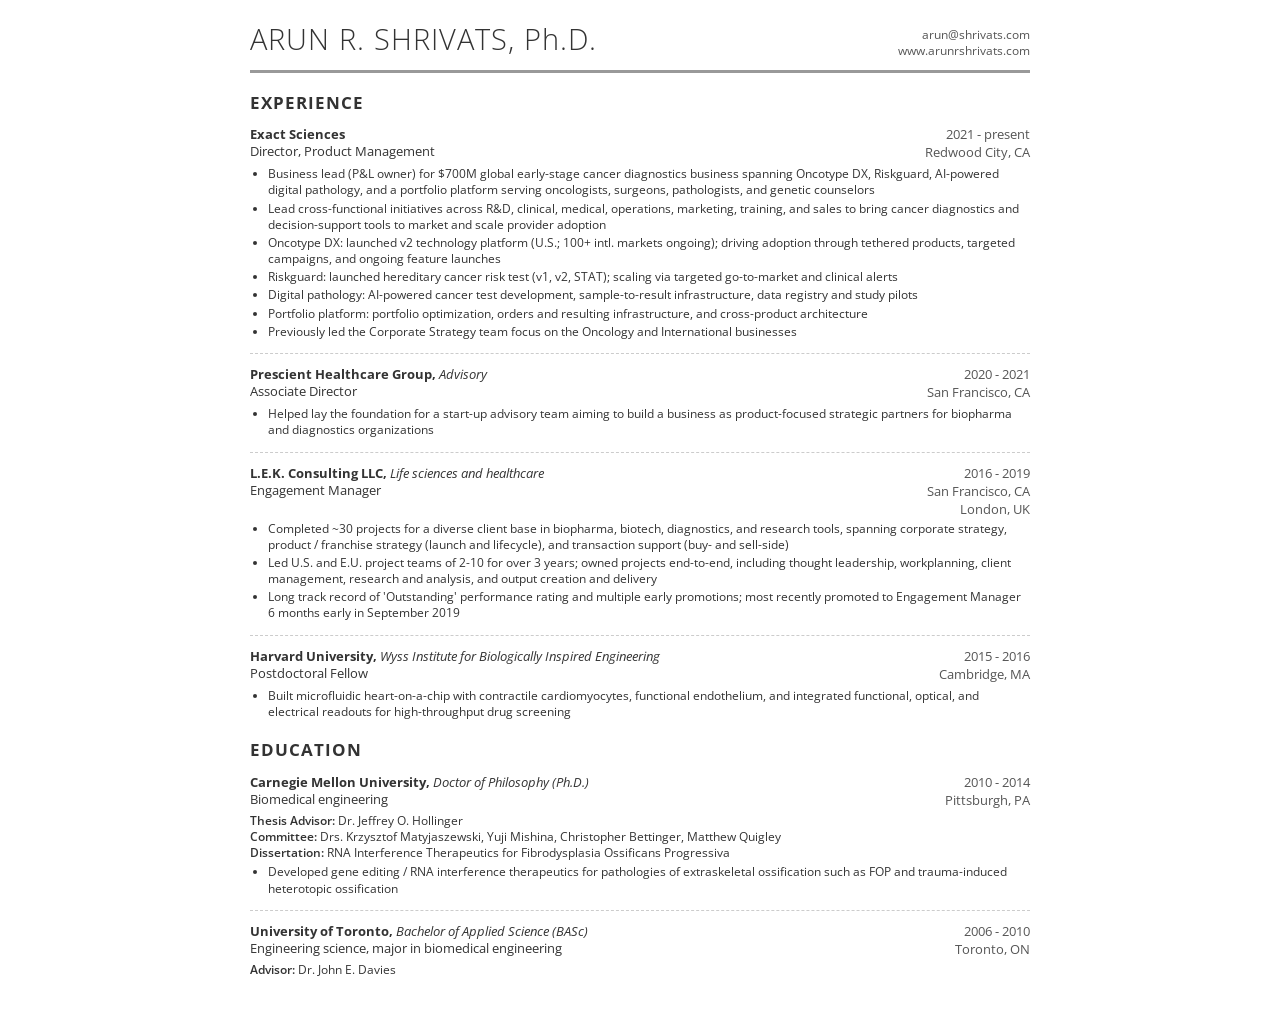
<file: files/ArunRShrivats_cv.html>
<!DOCTYPE html>
<html lang="en">
<head>
    <meta charset="utf-8">
    <title>Arun R. Shrivats, Ph.D. - CV</title>
    <style>
        @import url('https://fonts.googleapis.com/css2?family=Open+Sans:wght@300;400;600;700&display=swap');

        * { margin: 0; padding: 0; box-sizing: border-box; }

        body {
            font-family: 'Open Sans', Arial, sans-serif;
            font-size: 9.5pt;
            line-height: 1.35;
            color: #333;
            max-width: 850px;
            margin: 0 auto;
            padding: 20px 35px;
        }

        /* Header */
        .header {
            display: flex;
            justify-content: space-between;
            align-items: flex-end;
            margin-bottom: 18px;
            border-bottom: 3px solid #999;
            padding-bottom: 10px;
        }

        .header h1 {
            font-size: 22pt;
            font-weight: 300;
            color: #333;
            letter-spacing: 1px;
        }

        .header .contact {
            text-align: right;
            font-size: 9pt;
            color: #555;
        }

        .header .contact a {
            color: #555;
            text-decoration: none;
        }

        /* Section headers */
        h2 {
            font-size: 13pt;
            font-weight: 700;
            color: #333;
            margin-top: 18px;
            margin-bottom: 11px;
            text-transform: uppercase;
            letter-spacing: 1px;
        }

        /* Job entries */
        .entry {
            margin-bottom: 11px;
            padding-bottom: 11px;
            border-bottom: 1px dashed #ccc;
        }

        .entry:last-child {
            border-bottom: none;
        }

        .entry-header {
            display: flex;
            justify-content: space-between;
            align-items: baseline;
        }

        .entry-header .left {
            flex: 1;
        }

        .entry-header .right {
            text-align: right;
            white-space: nowrap;
            margin-left: 20px;
            font-size: 10pt;
            color: #555;
        }

        .company {
            font-weight: 700;
            font-size: 9.5pt;
        }

        .company em {
            font-weight: 400;
        }

        .title {
            font-size: 9.5pt;
            margin-bottom: 3px;
        }

        ul {
            margin: 3px 0 0 18px;
            font-size: 9pt;
        }

        ul li {
            margin-bottom: 2px;
        }

        /* Education */
        .edu-details {
            font-size: 9pt;
            margin-top: 2px;
        }

        .edu-details strong {
            font-weight: 600;
        }

        /* Skills */
        .skills p {
            font-size: 10.5pt;
            margin-bottom: 8px;
        }

        .skills strong {
            font-weight: 600;
        }

        @media print {
            body { padding: 0; }
        }

        @page {
            size: letter;
            margin: 0.35in 0.4in;
        }
    </style>
</head>
<body>

<div class="header">
    <h1>ARUN R. SHRIVATS, Ph.D.</h1>
    <div class="contact">
        <a href="mailto:arun@shrivats.com">arun@shrivats.com</a><br>
        <a href="https://www.arunrshrivats.com">www.arunrshrivats.com</a>
    </div>
</div>

<h2>Experience</h2>

<div class="entry">
    <div class="entry-header">
        <div class="left">
            <div class="company">Exact Sciences</div>
            <div class="title">Director, Product Management</div>
        </div>
        <div class="right">2021 - present<br>Redwood City, CA</div>
    </div>
    <ul>
        <li>Business lead (P&L owner) for $700M global early-stage cancer diagnostics business spanning Oncotype DX, Riskguard, AI-powered digital pathology, and a portfolio platform serving oncologists, surgeons, pathologists, and genetic counselors</li>
        <li>Lead cross-functional initiatives across R&D, clinical, medical, operations, marketing, training, and sales to bring cancer diagnostics and decision-support tools to market and scale provider adoption</li>
        <li>Oncotype DX: launched v2 technology platform (U.S.; 100+ intl. markets ongoing); driving adoption through tethered products, targeted campaigns, and ongoing feature launches</li>
        <li>Riskguard: launched hereditary cancer risk test (v1, v2, STAT); scaling via targeted go-to-market and clinical alerts</li>
        <li>Digital pathology: AI-powered cancer test development, sample-to-result infrastructure, data registry and study pilots</li>
        <li>Portfolio platform: portfolio optimization, orders and resulting infrastructure, and cross-product architecture</li>
        <li>Previously led the Corporate Strategy team focus on the Oncology and International businesses</li>
    </ul>
</div>

<div class="entry">
    <div class="entry-header">
        <div class="left">
            <div class="company">Prescient Healthcare Group, <em>Advisory</em></div>
            <div class="title">Associate Director</div>
        </div>
        <div class="right">2020 - 2021<br>San Francisco, CA</div>
    </div>
    <ul>
        <li>Helped lay the foundation for a start-up advisory team aiming to build a business as product-focused strategic partners for biopharma and diagnostics organizations</li>
    </ul>
</div>

<div class="entry">
    <div class="entry-header">
        <div class="left">
            <div class="company">L.E.K. Consulting LLC, <em>Life sciences and healthcare</em></div>
            <div class="title">Engagement Manager</div>
        </div>
        <div class="right">2016 - 2019<br>San Francisco, CA<br>London, UK</div>
    </div>
    <ul>
        <li>Completed ~30 projects for a diverse client base in biopharma, biotech, diagnostics, and research tools, spanning corporate strategy, product / franchise strategy (launch and lifecycle), and transaction support (buy- and sell-side)</li>
        <li>Led U.S. and E.U. project teams of 2-10 for over 3 years; owned projects end-to-end, including thought leadership, workplanning, client management, research and analysis, and output creation and delivery</li>
        <li>Long track record of 'Outstanding' performance rating and multiple early promotions; most recently promoted to Engagement Manager 6 months early in September 2019</li>
    </ul>
</div>

<div class="entry" style="border-bottom:none; margin-bottom:0; padding-bottom:0;">
    <div class="entry-header">
        <div class="left">
            <div class="company">Harvard University, <em>Wyss Institute for Biologically Inspired Engineering</em></div>
            <div class="title">Postdoctoral Fellow</div>
        </div>
        <div class="right">2015 - 2016<br>Cambridge, MA</div>
    </div>
    <ul>
        <li>Built microfluidic heart-on-a-chip with contractile cardiomyocytes, functional endothelium, and integrated functional, optical, and electrical readouts for high-throughput drug screening</li>
    </ul>
</div>


<h2>Education</h2>

<div class="entry">
    <div class="entry-header">
        <div class="left">
            <div class="company">Carnegie Mellon University, <em>Doctor of Philosophy (Ph.D.)</em></div>
            <div class="title">Biomedical engineering</div>
        </div>
        <div class="right">2010 - 2014<br>Pittsburgh, PA</div>
    </div>
    <div class="edu-details">
        <strong>Thesis Advisor:</strong> Dr. Jeffrey O. Hollinger<br>
        <strong>Committee:</strong> Drs. Krzysztof Matyjaszewski, Yuji Mishina, Christopher Bettinger, Matthew Quigley<br>
        <strong>Dissertation:</strong> RNA Interference Therapeutics for Fibrodysplasia Ossificans Progressiva
    </div>
    <ul>
        <li>Developed gene editing / RNA interference therapeutics for pathologies of extraskeletal ossification such as FOP and trauma-induced heterotopic ossification</li>
    </ul>
</div>

<div class="entry">
    <div class="entry-header">
        <div class="left">
            <div class="company">University of Toronto, <em>Bachelor of Applied Science (BASc)</em></div>
            <div class="title">Engineering science, major in biomedical engineering</div>
        </div>
        <div class="right">2006 - 2010<br>Toronto, ON</div>
    </div>
    <div class="edu-details">
        <strong>Advisor:</strong> Dr. John E. Davies
    </div>
</div>


</body>
</html>
</file>
